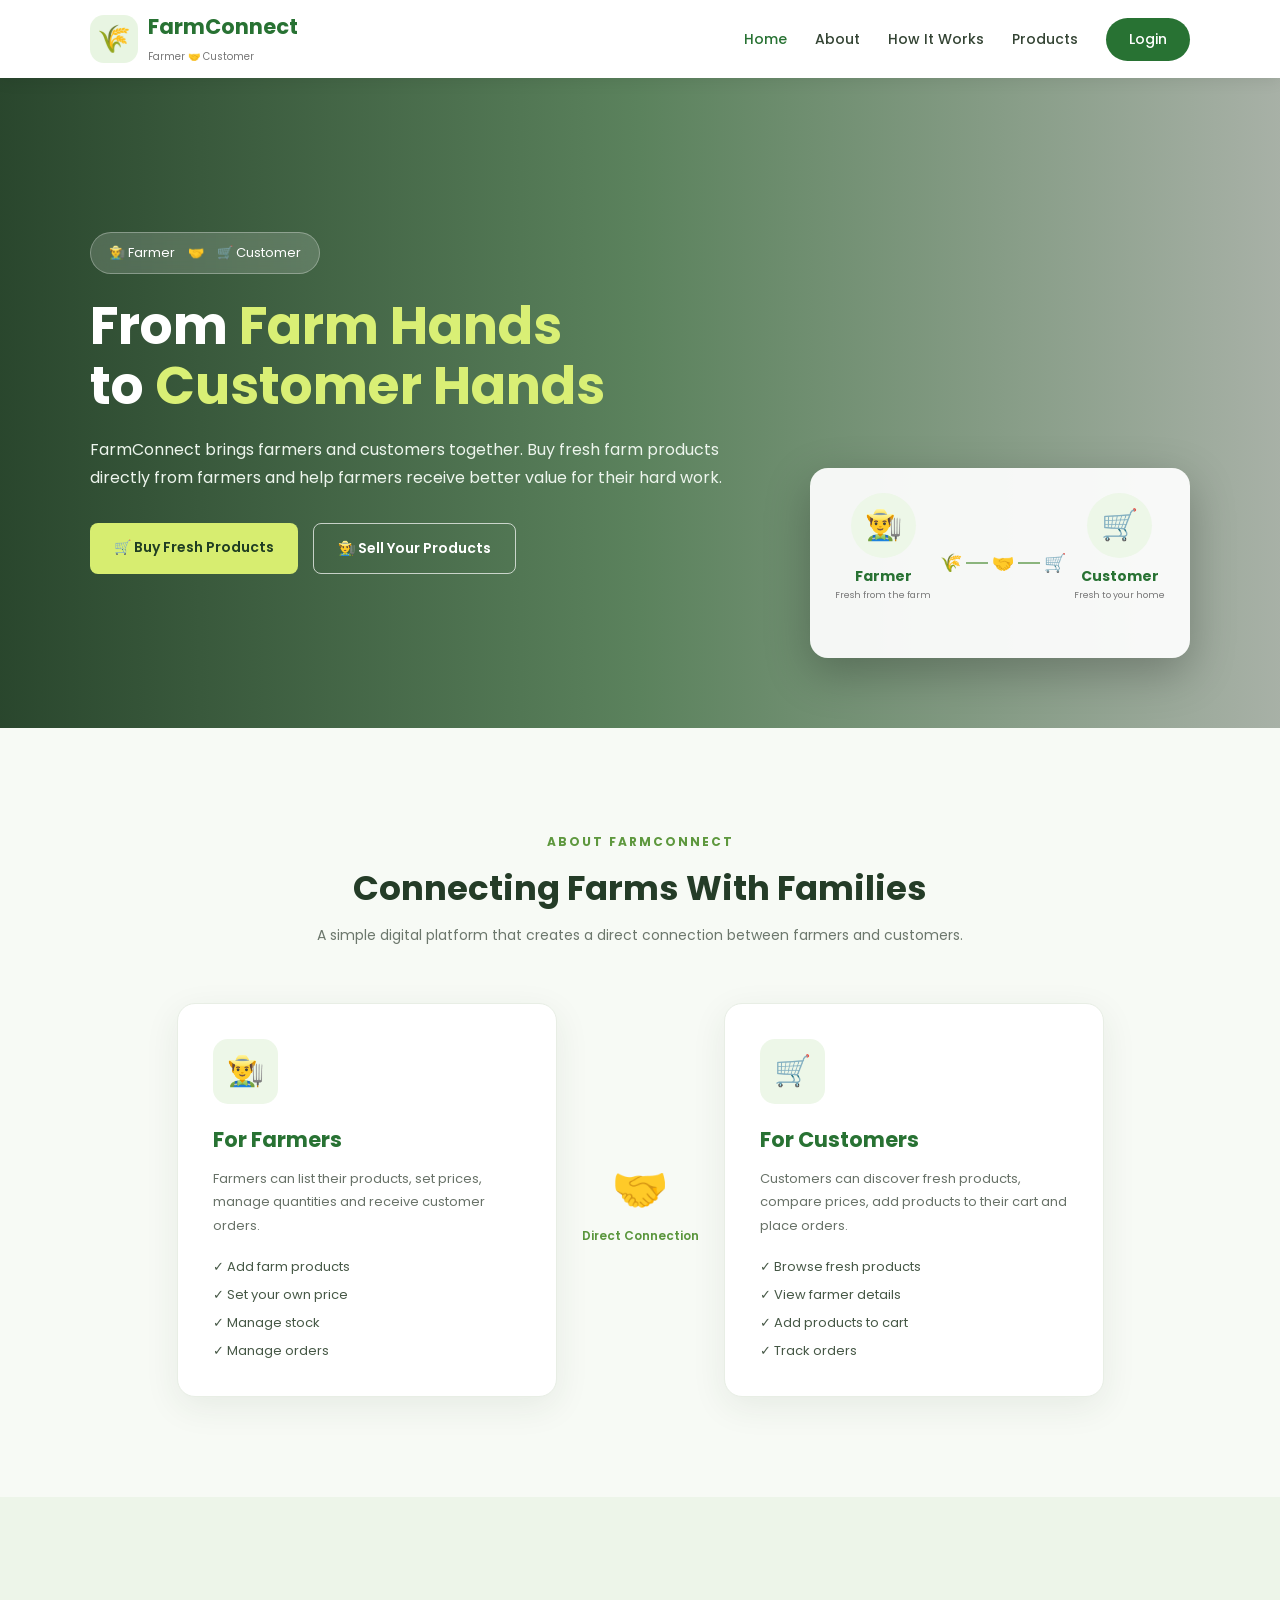
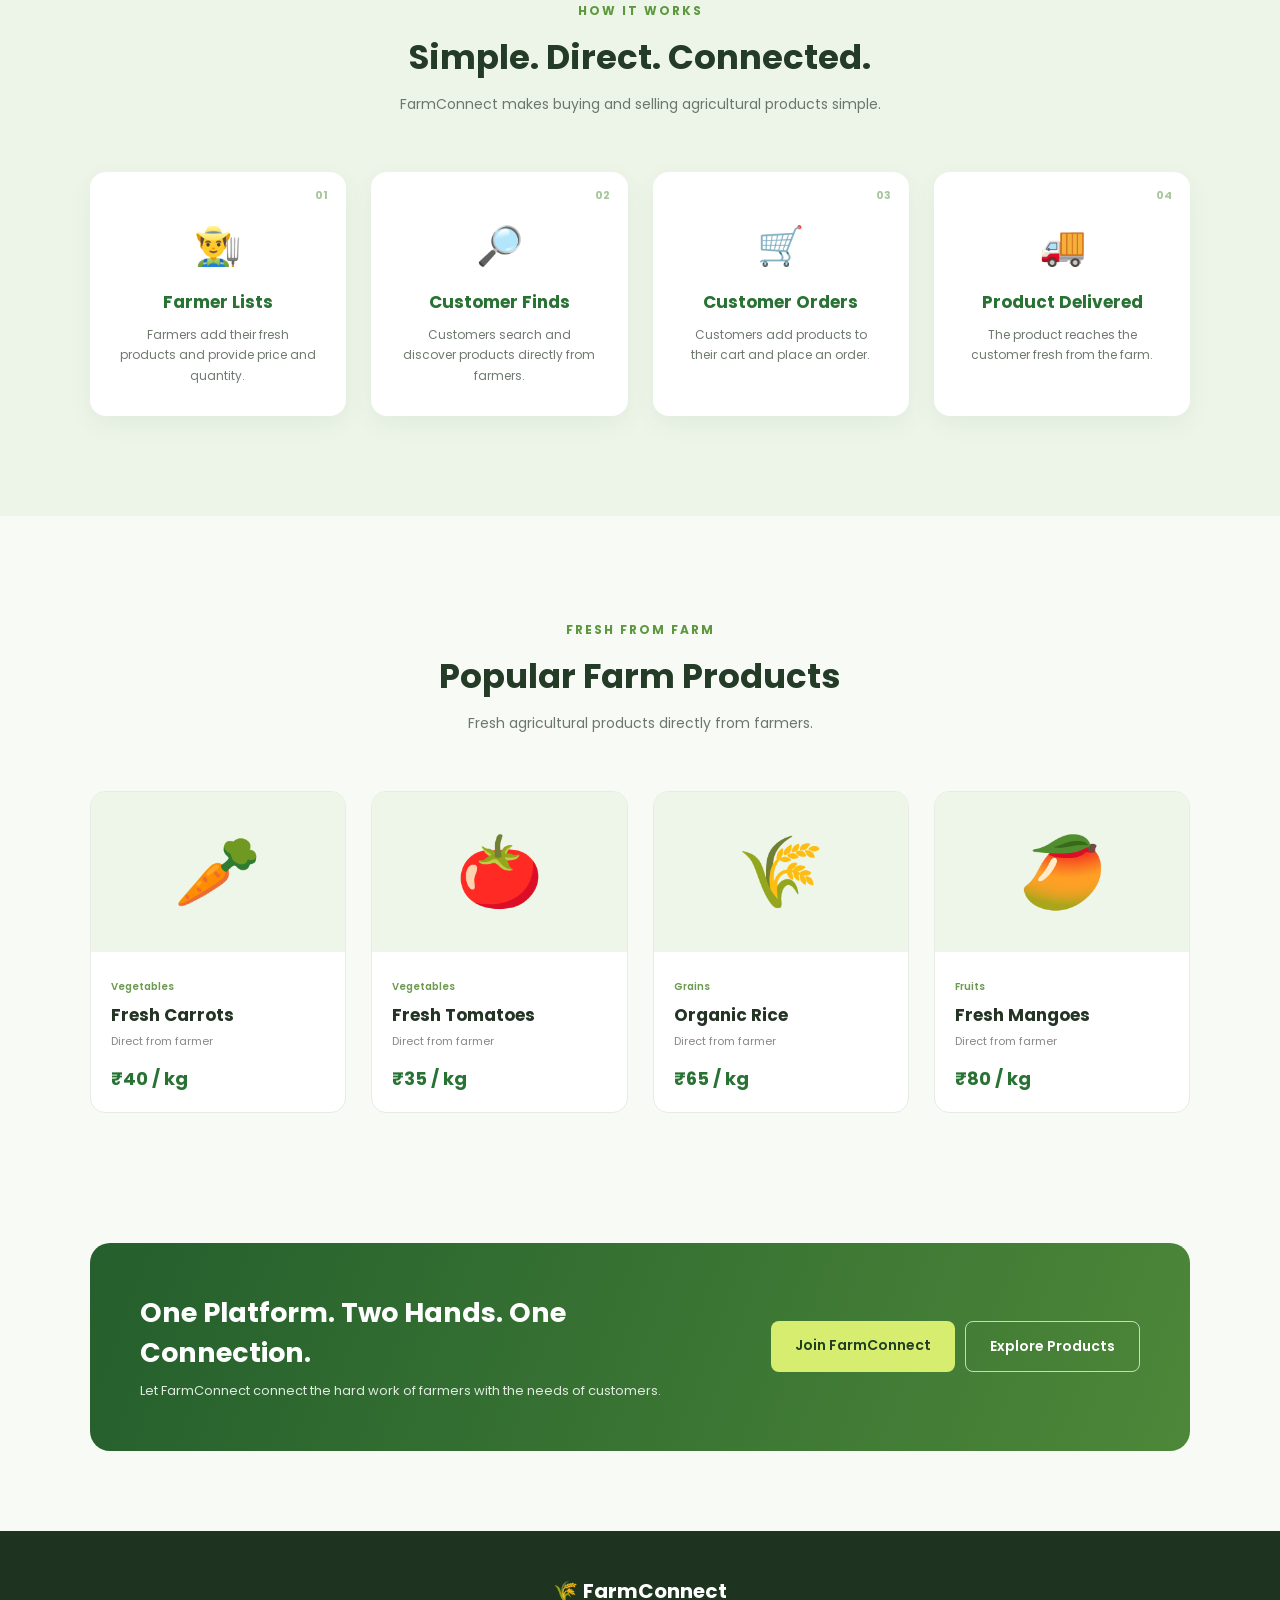
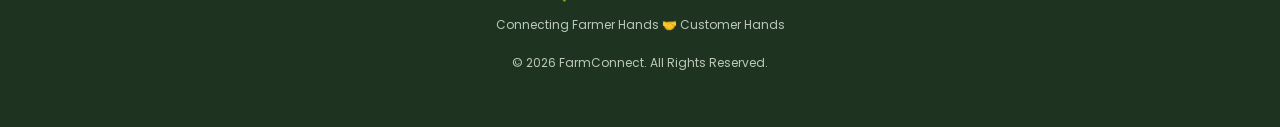
<file: index.html>
<!DOCTYPE html>
<html lang="en">

<head>
    <meta charset="UTF-8">

    <meta name="viewport" content="width=device-width, initial-scale=1.0">

    <title>FarmConnect | Farmer to Customer</title>

    <!-- Google Font -->
    <link rel="preconnect" href="https://fonts.googleapis.com">

    <link rel="preconnect" href="https://fonts.gstatic.com" crossorigin>

    <link href="https://fonts.googleapis.com/css2?family=Poppins:wght@300;400;500;600;700;800&display=swap"
        rel="stylesheet">

    <!-- CSS -->
    <link rel="stylesheet" href="css/style.css">
</head>

<body>

    <!-- ================= NAVBAR ================= -->

    <header class="navbar">

        <div class="logo">

            <div class="logo-icon">
                🌾
            </div>

            <div>
                <h2>FarmConnect</h2>
                <span>Farmer 🤝 Customer</span>
            </div>

        </div>


        <nav>

            <a href="index.html" class="active">Home</a>

            <a href="#about">About</a>

            <a href="#how">How It Works</a>

            <a href="#products">Products</a>

            <a href="login.html" class="login-btn">
                Login
            </a>

        </nav>

    </header>


    <!-- ================= HERO SECTION ================= -->

    <section class="hero">

        <div class="hero-overlay"></div>

        <div class="hero-content">

            <div class="connection-badge">

                👨‍🌾 Farmer

                <span>🤝</span>

                🛒 Customer

            </div>


            <h1>
                From <span>Farm Hands</span>
                <br>
                to <span>Customer Hands</span>
            </h1>


            <p>
                FarmConnect brings farmers and customers together.
                Buy fresh farm products directly from farmers
                and help farmers receive better value for their hard work.
            </p>


            <div class="hero-buttons">

                <a href="products.html" class="primary-btn">
                    🛒 Buy Fresh Products
                </a>

                <a href="register.html" class="secondary-btn">
                    👨‍🌾 Sell Your Products
                </a>

            </div>

        </div>


        <!-- Connection Illustration -->

        <div class="connection-card">

            <div class="person">

                <div class="person-icon">
                    👨‍🌾
                </div>

                <h3>Farmer</h3>

                <p>Fresh from the farm</p>

            </div>


            <div class="connection-line">

                <span>🌾</span>

                <div></div>

                <span>🤝</span>

                <div></div>

                <span>🛒</span>

            </div>


            <div class="person">

                <div class="person-icon">
                    🛒
                </div>

                <h3>Customer</h3>

                <p>Fresh to your home</p>

            </div>

        </div>

    </section>



    <!-- ================= ABOUT ================= -->

    <section class="about" id="about">

        <div class="section-title">

            <span>ABOUT FARMCONNECT</span>

            <h2>Connecting Farms With Families</h2>

            <p>
                A simple digital platform that creates a direct connection
                between farmers and customers.
            </p>

        </div>


        <div class="about-container">

            <div class="about-card">

                <div class="about-icon">
                    👨‍🌾
                </div>

                <h3>For Farmers</h3>

                <p>
                    Farmers can list their products, set prices,
                    manage quantities and receive customer orders.
                </p>

                <ul>

                    <li>✓ Add farm products</li>

                    <li>✓ Set your own price</li>

                    <li>✓ Manage stock</li>

                    <li>✓ Manage orders</li>

                </ul>

            </div>


            <div class="hand-connection">

                <div>🤝</div>

                <span>Direct Connection</span>

            </div>


            <div class="about-card">

                <div class="about-icon">
                    🛒
                </div>

                <h3>For Customers</h3>

                <p>
                    Customers can discover fresh products,
                    compare prices, add products to their cart
                    and place orders.
                </p>

                <ul>

                    <li>✓ Browse fresh products</li>

                    <li>✓ View farmer details</li>

                    <li>✓ Add products to cart</li>

                    <li>✓ Track orders</li>

                </ul>

            </div>

        </div>

    </section>



    <!-- ================= HOW IT WORKS ================= -->

    <section class="how" id="how">

        <div class="section-title">

            <span>HOW IT WORKS</span>

            <h2>Simple. Direct. Connected.</h2>

            <p>
                FarmConnect makes buying and selling agricultural
                products simple.
            </p>

        </div>


        <div class="steps">

            <div class="step">

                <div class="step-number">
                    01
                </div>

                <div class="step-icon">
                    👨‍🌾
                </div>

                <h3>Farmer Lists</h3>

                <p>
                    Farmers add their fresh products
                    and provide price and quantity.
                </p>

            </div>


            <div class="step">

                <div class="step-number">
                    02
                </div>

                <div class="step-icon">
                    🔎
                </div>

                <h3>Customer Finds</h3>

                <p>
                    Customers search and discover
                    products directly from farmers.
                </p>

            </div>


            <div class="step">

                <div class="step-number">
                    03
                </div>

                <div class="step-icon">
                    🛒
                </div>

                <h3>Customer Orders</h3>

                <p>
                    Customers add products to their
                    cart and place an order.
                </p>

            </div>


            <div class="step">

                <div class="step-number">
                    04
                </div>

                <div class="step-icon">
                    🚚
                </div>

                <h3>Product Delivered</h3>

                <p>
                    The product reaches the customer
                    fresh from the farm.
                </p>

            </div>

        </div>

    </section>



    <!-- ================= PRODUCTS PREVIEW ================= -->

    <section class="products-preview" id="products">

        <div class="section-title">

            <span>FRESH FROM FARM</span>

            <h2>Popular Farm Products</h2>

            <p>
                Fresh agricultural products directly from farmers.
            </p>

        </div>


        <div class="product-grid">

            <div class="product-card">

                <div class="product-image">
                    🥕
                </div>

                <div class="product-info">

                    <span>Vegetables</span>

                    <h3>Fresh Carrots</h3>

                    <p>Direct from farmer</p>

                    <div class="price">
                        ₹40 / kg
                    </div>

                </div>

            </div>


            <div class="product-card">

                <div class="product-image">
                    🍅
                </div>

                <div class="product-info">

                    <span>Vegetables</span>

                    <h3>Fresh Tomatoes</h3>

                    <p>Direct from farmer</p>

                    <div class="price">
                        ₹35 / kg
                    </div>

                </div>

            </div>


            <div class="product-card">

                <div class="product-image">
                    🌾
                </div>

                <div class="product-info">

                    <span>Grains</span>

                    <h3>Organic Rice</h3>

                    <p>Direct from farmer</p>

                    <div class="price">
                        ₹65 / kg
                    </div>

                </div>

            </div>


            <div class="product-card">

                <div class="product-image">
                    🥭
                </div>

                <div class="product-info">

                    <span>Fruits</span>

                    <h3>Fresh Mangoes</h3>

                    <p>Direct from farmer</p>

                    <div class="price">
                        ₹80 / kg
                    </div>

                </div>

            </div>

        </div>

    </section>



    <!-- ================= CALL TO ACTION ================= -->

    <section class="cta">

        <div>

            <h2>
                One Platform. Two Hands. One Connection.
            </h2>

            <p>
                Let FarmConnect connect the hard work of farmers
                with the needs of customers.
            </p>

        </div>


        <div class="cta-buttons">

            <a href="register.html" class="primary-btn">
                Join FarmConnect
            </a>

            <a href="products.html" class="secondary-btn">
                Explore Products
            </a>

        </div>

    </section>



    <!-- ================= FOOTER ================= -->

    <footer>

        <div class="footer-logo">

            🌾 <strong>FarmConnect</strong>

        </div>

        <p>
            Connecting Farmer Hands 🤝 Customer Hands
        </p>

        <p class="copyright">
            © 2026 FarmConnect. All Rights Reserved.
        </p>

    </footer>


    <!-- JavaScript -->

    <script src="js/script.js"></script>

</body>

</html>
</file>
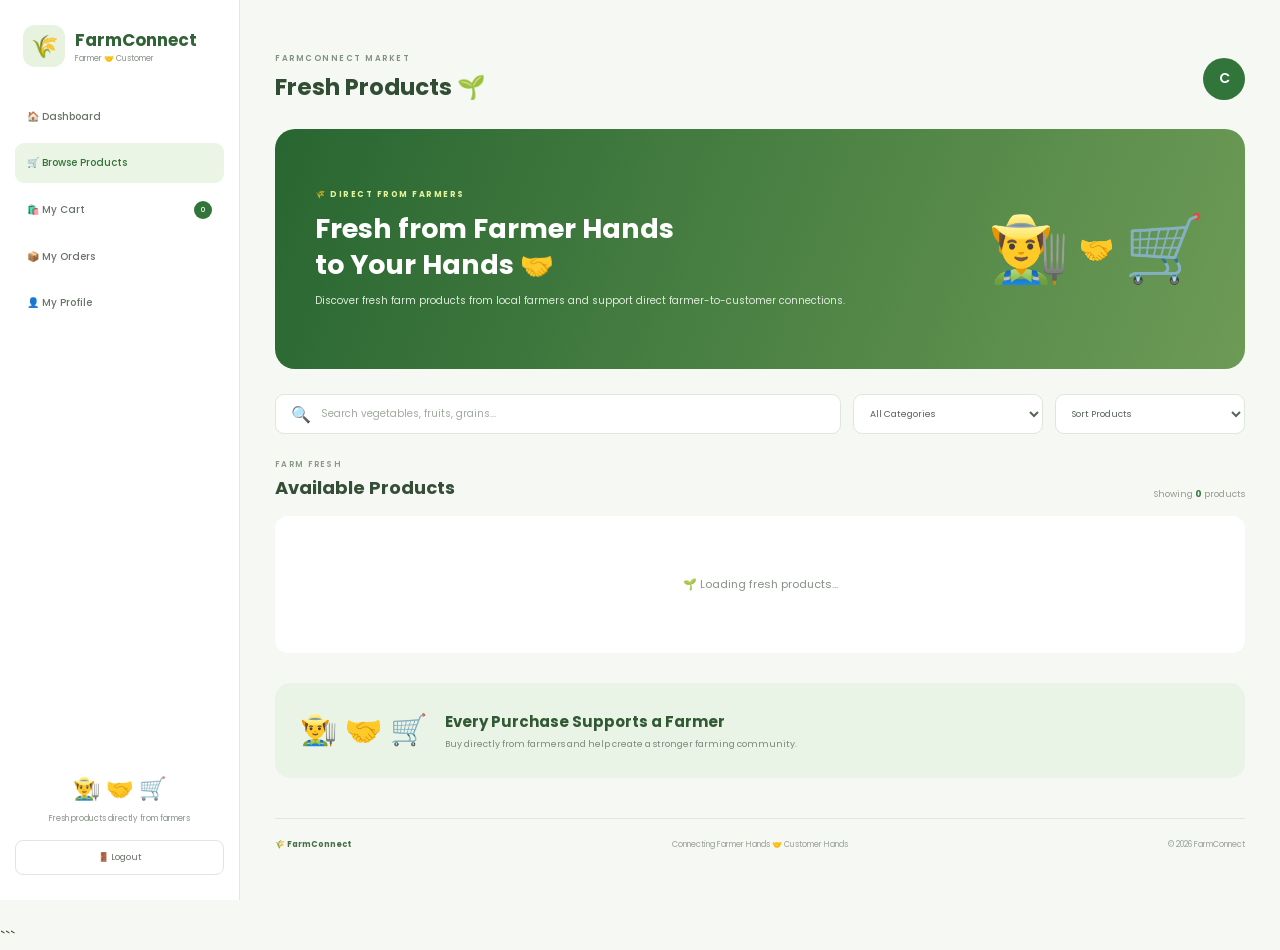
<file: browse-products.html>
```html
<!DOCTYPE html>
<html lang="en">

<head>

    <meta charset="UTF-8">

    <meta name="viewport"
          content="width=device-width, initial-scale=1.0">

    <title>FarmConnect - Browse Products</title>


    <!-- Google Font -->

    <link rel="preconnect"
          href="https://fonts.googleapis.com">

    <link rel="preconnect"
          href="https://fonts.gstatic.com"
          crossorigin>

    <link
        href="https://fonts.googleapis.com/css2?family=Poppins:wght@300;400;500;600;700&display=swap"
        rel="stylesheet">


    <!-- CSS -->

    <link
        rel="stylesheet"
        href="css/browse-products.css">

</head>


<body>


<!-- ==========================================
     SIDEBAR
========================================== -->

<aside class="sidebar">


    <div class="brand">

        <div class="brand-icon">
            🌾
        </div>

        <div>

            <h2>
                FarmConnect
            </h2>

            <span>
                Farmer 🤝 Customer
            </span>

        </div>

    </div>


    <nav>

        <a
            href="customer-dashboard.html"
            class="nav-item">

            🏠
            Dashboard

        </a>


        <a
            href="browse-products.html"
            class="nav-item active">

            🛒
            Browse Products

        </a>


        <a
            href="cart.html"
            class="nav-item">

            🛍️
            My Cart

            <span
                id="cartCount"
                class="cart-count">

                0

            </span>

        </a>


        <a
            href="my-orders.html"
            class="nav-item">

            📦
            My Orders

        </a>


        <a
            href="profile.html"
            class="nav-item">

            👤
            My Profile

        </a>

    </nav>


    <div class="sidebar-bottom">

        <div class="connection-mini">
            👨‍🌾 🤝 🛒
        </div>

        <p>
            Fresh products directly from farmers
        </p>


        <button
            id="logoutBtn"
            class="logout-btn">

            🚪 Logout

        </button>

    </div>

</aside>



<!-- ==========================================
     MAIN CONTENT
========================================== -->

<main class="main-content">


    <!-- TOP BAR -->

    <header class="topbar">

        <div>

            <p class="small-title">
                FARMCONNECT MARKET
            </p>

            <h1>
                Fresh Products 🌱
            </h1>

        </div>


        <div
            id="userInitial"
            class="user-avatar">

            C

        </div>

    </header>



    <!-- ======================================
         HERO
    ======================================= -->

    <section class="market-hero">

        <div class="hero-text">

            <span>
                🌾 DIRECT FROM FARMERS
            </span>

            <h2>
                Fresh from Farmer Hands
                <br>
                to Your Hands 🤝
            </h2>

            <p>
                Discover fresh farm products from
                local farmers and support direct
                farmer-to-customer connections.
            </p>

        </div>


        <div class="hero-visual">

            👨‍🌾

            <strong>
                🤝
            </strong>

            🛒

        </div>

    </section>



    <!-- ======================================
         SEARCH AND FILTER
    ======================================= -->

    <section class="filter-section">


        <div class="search-box">

            <span>
                🔍
            </span>

            <input
                type="text"
                id="searchInput"
                placeholder="Search vegetables, fruits, grains...">

        </div>


        <select id="categoryFilter">

            <option value="all">
                All Categories
            </option>

        </select>


        <select id="sortFilter">

            <option value="default">
                Sort Products
            </option>

            <option value="low">
                Price: Low to High
            </option>

            <option value="high">
                Price: High to Low
            </option>

            <option value="name">
                Name: A to Z
            </option>

        </select>

    </section>



    <!-- ======================================
         PRODUCT INFORMATION
    ======================================= -->

    <section class="products-header">

        <div>

            <span>
                FARM FRESH
            </span>

            <h2>
                Available Products
            </h2>

        </div>


        <p>

            Showing
            <strong id="resultCount">0</strong>
            products

        </p>

    </section>



    <!-- ======================================
         PRODUCT GRID
    ======================================= -->

    <section
        id="productGrid"
        class="product-grid">

        <div class="loading">

            🌱 Loading fresh products...

        </div>

    </section>



    <!-- ======================================
         CONNECTION BANNER
    ======================================= -->

    <section class="connection-banner">

        <div class="connection-icon">

            👨‍🌾 🤝 🛒

        </div>


        <div>

            <h2>
                Every Purchase Supports a Farmer
            </h2>

            <p>
                Buy directly from farmers and
                help create a stronger farming community.
            </p>

        </div>

    </section>



    <!-- FOOTER -->

    <footer>

        <strong>
            🌾 FarmConnect
        </strong>

        <span>
            Connecting Farmer Hands 🤝 Customer Hands
        </span>

        <span>
            © 2026 FarmConnect
        </span>

    </footer>


</main>



<!-- JAVASCRIPT -->

<script
    type="module"
    src="js/browse-products.js">
</script>


</body>

</html>
```
</file>
<file: css/style.css>
* {
    margin: 0;
    padding: 0;
    box-sizing: border-box;
}


html {
    scroll-behavior: smooth;
}


body {
    font-family: 'Poppins', sans-serif;
    background: #f7faf5;
    color: #243424;
}


/* ================= NAVBAR ================= */

.navbar {
    height: 78px;
    background: rgba(255, 255, 255, 0.97);

    display: flex;
    align-items: center;
    justify-content: space-between;

    padding: 0 7%;

    position: sticky;
    top: 0;
    z-index: 1000;

    box-shadow: 0 3px 15px rgba(0, 0, 0, 0.08);
}


.logo {
    display: flex;
    align-items: center;
    gap: 10px;
}


.logo-icon {
    width: 48px;
    height: 48px;

    display: flex;
    align-items: center;
    justify-content: center;

    background: #e8f5e2;

    border-radius: 14px;

    font-size: 27px;
}


.logo h2 {
    color: #287233;
    font-size: 21px;
}


.logo span {
    font-size: 10px;
    color: #777;
}


nav {
    display: flex;
    align-items: center;
    gap: 28px;
}


nav a {
    text-decoration: none;
    color: #344434;

    font-size: 14px;
    font-weight: 500;

    transition: 0.3s;
}


nav a:hover,
nav a.active {
    color: #287233;
}


.login-btn {
    background: #287233;
    color: white !important;

    padding: 11px 23px;

    border-radius: 25px;
}


/* ================= HERO ================= */

.hero {
    min-height: 650px;

    position: relative;

    display: flex;
    align-items: center;

    padding: 80px 7%;

    overflow: hidden;

    background:
        linear-gradient(
            90deg,
            rgba(24, 55, 28, 0.92),
            rgba(39, 90, 42, 0.75),
            rgba(20, 40, 20, 0.35)
        ),
        url("https://images.unsplash.com/photo-1500382017468-9049fed747ef?auto=format&fit=crop&w=1800&q=85");

    background-size: cover;
    background-position: center;
}


.hero-content {
    max-width: 650px;

    color: white;

    position: relative;
    z-index: 2;
}


.connection-badge {
    display: inline-flex;
    align-items: center;
    gap: 13px;

    padding: 10px 18px;

    background: rgba(255, 255, 255, 0.16);

    border: 1px solid rgba(255, 255, 255, 0.3);

    border-radius: 30px;

    font-size: 13px;

    backdrop-filter: blur(8px);

    margin-bottom: 22px;
}


.hero h1 {
    font-size: 52px;
    line-height: 1.15;

    margin-bottom: 20px;
}


.hero h1 span {
    color: #d9ef75;
}


.hero p {
    font-size: 16px;

    line-height: 1.8;

    color: #edf5ed;

    margin-bottom: 30px;
}


.hero-buttons {
    display: flex;
    gap: 15px;
    flex-wrap: wrap;
}


.primary-btn,
.secondary-btn {
    display: inline-block;

    padding: 14px 24px;

    border-radius: 8px;

    text-decoration: none;

    font-size: 14px;

    font-weight: 600;

    transition: 0.3s;
}


.primary-btn {
    background: #d7ed70;
    color: #203e23;
}


.primary-btn:hover {
    transform: translateY(-3px);
}


.secondary-btn {
    border: 1px solid rgba(255, 255, 255, 0.7);
    color: white;
}


.secondary-btn:hover {
    background: white;
    color: #287233;
}


/* ================= CONNECTION CARD ================= */

.connection-card {
    position: absolute;

    right: 7%;

    bottom: 70px;

    width: 380px;

    padding: 25px;

    display: flex;
    align-items: center;
    justify-content: space-between;

    background: rgba(255, 255, 255, 0.93);

    border-radius: 18px;

    box-shadow: 0 15px 45px rgba(0, 0, 0, 0.25);

    z-index: 3;
}


.person {
    text-align: center;
}


.person-icon {
    width: 65px;
    height: 65px;

    display: flex;
    align-items: center;
    justify-content: center;

    background: #edf7e8;

    border-radius: 50%;

    font-size: 30px;

    margin: auto;
}


.person h3 {
    margin-top: 8px;
    color: #287233;
    font-size: 14px;
}


.person p {
    font-size: 9px;
    color: #777;
}


.connection-line {
    display: flex;
    align-items: center;
    gap: 4px;

    color: #287233;
}


.connection-line div {
    width: 22px;
    height: 2px;
    background: #8bb57d;
}


.connection-line span {
    font-size: 18px;
}


/* ================= SECTION TITLE ================= */

.section-title {
    text-align: center;
    max-width: 650px;

    margin: auto;

    margin-bottom: 55px;
}


.section-title span {
    color: #5e983e;

    font-size: 12px;

    font-weight: 700;

    letter-spacing: 2px;
}


.section-title h2 {
    font-size: 34px;

    margin: 10px 0;

    color: #243c27;
}


.section-title p {
    color: #6c776c;

    font-size: 14px;

    line-height: 1.7;
}


/* ================= ABOUT ================= */

.about {
    padding: 100px 7%;
}


.about-container {
    display: flex;
    align-items: center;
    justify-content: center;

    gap: 25px;
}


.about-card {
    width: 380px;

    padding: 35px;

    background: white;

    border-radius: 18px;

    box-shadow: 0 10px 35px rgba(36, 70, 35, 0.08);

    border: 1px solid #e8eee5;
}


.about-icon {
    width: 65px;
    height: 65px;

    display: flex;
    align-items: center;
    justify-content: center;

    background: #edf7e8;

    border-radius: 15px;

    font-size: 30px;

    margin-bottom: 20px;
}


.about-card h3 {
    font-size: 21px;

    color: #287233;

    margin-bottom: 12px;
}


.about-card p {
    color: #687268;

    font-size: 13px;

    line-height: 1.8;

    margin-bottom: 20px;
}


.about-card ul {
    list-style: none;

    display: flex;
    flex-direction: column;

    gap: 8px;

    font-size: 13px;

    color: #465846;
}


.hand-connection {
    text-align: center;

    color: #5a963d;

    font-weight: 600;

    font-size: 12px;
}


.hand-connection div {
    font-size: 45px;
    margin-bottom: 5px;
}


/* ================= HOW ================= */

.how {
    padding: 100px 7%;

    background: #edf5e9;
}


.steps {
    display: grid;

    grid-template-columns:
        repeat(4, 1fr);

    gap: 25px;
}


.step {
    background: white;

    padding: 30px;

    border-radius: 16px;

    position: relative;

    text-align: center;

    box-shadow:
        0 8px 25px rgba(40, 80, 35, 0.06);
}


.step-number {
    position: absolute;

    top: 15px;
    right: 18px;

    color: #a8c59c;

    font-size: 11px;

    font-weight: 700;
}


.step-icon {
    font-size: 38px;

    margin: 15px 0;
}


.step h3 {
    color: #287233;

    font-size: 17px;

    margin-bottom: 10px;
}


.step p {
    color: #707970;

    font-size: 12px;

    line-height: 1.7;
}


/* ================= PRODUCTS ================= */

.products-preview {
    padding: 100px 7%;
}


.product-grid {
    display: grid;

    grid-template-columns:
        repeat(4, 1fr);

    gap: 25px;
}


.product-card {
    background: white;

    border-radius: 15px;

    overflow: hidden;

    border: 1px solid #e6ece3;

    transition: 0.3s;
}


.product-card:hover {
    transform: translateY(-7px);

    box-shadow:
        0 15px 35px rgba(40, 90, 40, 0.12);
}


.product-image {
    height: 160px;

    display: flex;
    align-items: center;
    justify-content: center;

    background: #edf6e9;

    font-size: 70px;
}


.product-info {
    padding: 20px;
}


.product-info span {
    font-size: 10px;

    color: #6b9a50;

    font-weight: 600;
}


.product-info h3 {
    font-size: 17px;

    margin: 5px 0;
}


.product-info p {
    font-size: 11px;

    color: #888;
}


.price {
    margin-top: 15px;

    color: #287233;

    font-size: 18px;

    font-weight: 700;
}


/* ================= CTA ================= */

.cta {
    margin: 30px 7% 80px;

    padding: 50px;

    border-radius: 20px;

    background:
        linear-gradient(
            110deg,
            #245f2d,
            #4d8739
        );

    color: white;

    display: flex;

    align-items: center;

    justify-content: space-between;

    gap: 30px;
}


.cta h2 {
    font-size: 27px;

    margin-bottom: 8px;
}


.cta p {
    font-size: 13px;

    color: #e0eadf;
}


.cta-buttons {
    display: flex;

    gap: 10px;

    flex-shrink: 0;
}


/* ================= FOOTER ================= */

footer {
    background: #1e3320;

    color: white;

    padding: 45px 7%;

    text-align: center;
}


.footer-logo {
    font-size: 20px;

    margin-bottom: 10px;
}


footer p {
    color: #bdc8bc;

    font-size: 12px;

    margin-bottom: 10px;
}


.copyright {
    margin-top: 20px;
}


/* ================= RESPONSIVE ================= */

@media (max-width: 1000px) {

    .connection-card {
        display: none;
    }


    .hero h1 {
        font-size: 43px;
    }


    .product-grid {
        grid-template-columns:
            repeat(2, 1fr);
    }


    .steps {
        grid-template-columns:
            repeat(2, 1fr);
    }

}


@media (max-width: 700px) {

    .navbar {
        height: auto;

        padding: 15px 5%;

        flex-direction: column;

        gap: 15px;
    }


    nav {
        gap: 13px;

        flex-wrap: wrap;

        justify-content: center;
    }


    nav a {
        font-size: 12px;
    }


    .hero {
        padding: 70px 6%;

        min-height: 600px;
    }


    .hero h1 {
        font-size: 36px;
    }


    .hero p {
        font-size: 13px;
    }


    .about-container {
        flex-direction: column;
    }


    .about-card {
        width: 100%;
    }


    .hand-connection {
        transform: rotate(90deg);
    }


    .steps {
        grid-template-columns: 1fr;
    }


    .product-grid {
        grid-template-columns: 1fr;
    }


    .cta {
        flex-direction: column;

        text-align: center;

        padding: 35px 20px;
    }


    .cta-buttons {
        flex-direction: column;
    }

}
</file>
<file: css/browse-products.css>
/* ==========================================
   FARMCONNECT - BROWSE PRODUCTS
========================================== */

* {
    margin: 0;
    padding: 0;
    box-sizing: border-box;
}


body {
    font-family: "Poppins", sans-serif;
    background: #f5f8f3;
    color: #354735;
}


/* ==========================================
   SIDEBAR
========================================== */

.sidebar {
    position: fixed;
    left: 0;
    top: 0;
    width: 240px;
    height: 100vh;
    background: #ffffff;
    border-right: 1px solid #e1e8de;
    padding: 25px 15px;
    display: flex;
    flex-direction: column;
    z-index: 100;
}


.brand {
    display: flex;
    align-items: center;
    gap: 10px;
    padding: 0 8px 30px;
}


.brand-icon {
    width: 42px;
    height: 42px;
    background: #e8f3df;
    border-radius: 12px;
    display: flex;
    align-items: center;
    justify-content: center;
    font-size: 22px;
}


.brand h2 {
    color: #326337;
    font-size: 17px;
}


.brand span {
    color: #899489;
    font-size: 8px;
}


.sidebar nav {
    display: flex;
    flex-direction: column;
    gap: 6px;
}


.nav-item {
    display: flex;
    align-items: center;
    gap: 10px;
    padding: 12px;
    border-radius: 9px;
    color: #697469;
    text-decoration: none;
    font-size: 10px;
    font-weight: 500;
}


.nav-item:hover,
.nav-item.active {
    background: #eaf5e5;
    color: #32753a;
}


.cart-count {
    margin-left: auto;
    min-width: 18px;
    height: 18px;
    background: #32753a;
    color: white;
    border-radius: 20px;
    display: flex;
    align-items: center;
    justify-content: center;
    font-size: 7px;
}


.sidebar-bottom {
    margin-top: auto;
    text-align: center;
}


.connection-mini {
    font-size: 22px;
}


.sidebar-bottom p {
    color: #899389;
    font-size: 8px;
    margin: 8px 0 15px;
}


.logout-btn {
    width: 100%;
    padding: 10px;
    border: 1px solid #dfe7dc;
    background: white;
    color: #697469;
    border-radius: 8px;
    font-family: inherit;
    font-size: 9px;
    cursor: pointer;
}


.logout-btn:hover {
    background: #f0f6ed;
}


/* ==========================================
   MAIN
========================================== */

.main-content {
    margin-left: 240px;
    min-height: 100vh;
    padding: 28px 35px;
}


/* ==========================================
   TOP BAR
========================================== */

.topbar {
    display: flex;
    justify-content: space-between;
    align-items: center;
    margin-bottom: 25px;
}


.small-title {
    color: #7f927e;
    font-size: 8px;
    letter-spacing: 1.5px;
    font-weight: 600;
}


.topbar h1 {
    color: #314d34;
    font-size: 23px;
    margin-top: 5px;
}


.user-avatar {
    width: 42px;
    height: 42px;
    background: #32753a;
    color: white;
    border-radius: 50%;
    display: flex;
    justify-content: center;
    align-items: center;
    font-size: 14px;
    font-weight: 600;
}


/* ==========================================
   HERO
========================================== */

.market-hero {
    min-height: 240px;
    padding: 35px 40px;
    border-radius: 20px;
    background: linear-gradient(
        110deg,
        #286631,
        #6d9b56
    );
    color: white;
    display: flex;
    justify-content: space-between;
    align-items: center;
    overflow: hidden;
}


.hero-text span {
    color: #e4f49d;
    font-size: 8px;
    letter-spacing: 1.5px;
    font-weight: 700;
}


.hero-text h2 {
    font-size: 27px;
    line-height: 1.35;
    margin: 10px 0;
}


.hero-text p {
    max-width: 550px;
    color: #dcebd9;
    font-size: 10px;
}


.hero-visual {
    font-size: 65px;
    display: flex;
    align-items: center;
    gap: 10px;
}


.hero-visual strong {
    font-size: 28px;
}


/* ==========================================
   FILTER
========================================== */

.filter-section {
    display: grid;
    grid-template-columns: 1fr 190px 190px;
    gap: 12px;
    margin: 25px 0;
}


.search-box {
    background: white;
    border: 1px solid #dfe7dc;
    border-radius: 9px;
    padding: 0 15px;
    display: flex;
    align-items: center;
    gap: 10px;
}


.search-box input {
    width: 100%;
    border: none;
    outline: none;
    font-family: inherit;
    font-size: 10px;
    color: #435343;
}


.search-box input::placeholder {
    color: #a1aaa0;
}


.filter-section select {
    background: white;
    border: 1px solid #dfe7dc;
    border-radius: 9px;
    padding: 12px;
    outline: none;
    font-family: inherit;
    color: #596459;
    font-size: 9px;
    cursor: pointer;
}


/* ==========================================
   PRODUCT HEADER
========================================== */

.products-header {
    display: flex;
    justify-content: space-between;
    align-items: end;
    margin-bottom: 15px;
}


.products-header span {
    color: #8a9987;
    font-size: 8px;
    letter-spacing: 1.3px;
    font-weight: 600;
}


.products-header h2 {
    color: #354e38;
    font-size: 18px;
    margin-top: 3px;
}


.products-header p {
    color: #929b91;
    font-size: 9px;
}


.products-header strong {
    color: #32753a;
}


/* ==========================================
   PRODUCT GRID
========================================== */

.product-grid {
    display: grid;
    grid-template-columns: repeat(3, 1fr);
    gap: 18px;
}


/* ==========================================
   PRODUCT CARD
========================================== */

.product-card {
    background: white;
    border: 1px solid #e1e8de;
    border-radius: 14px;
    overflow: hidden;
    transition: 0.25s;
}


.product-card:hover {
    transform: translateY(-4px);
    box-shadow: 0 10px 30px rgba(40, 90, 45, 0.10);
}


.product-image {
    height: 175px;
    background: #edf5e9;
    position: relative;
    overflow: hidden;
}


.product-image img {
    width: 100%;
    height: 100%;
    object-fit: cover;
}


.product-placeholder {
    width: 100%;
    height: 100%;
    display: flex;
    align-items: center;
    justify-content: center;
    font-size: 60px;
}


.category-tag {
    position: absolute;
    left: 10px;
    top: 10px;
    background: white;
    color: #32753a;
    padding: 5px 9px;
    border-radius: 6px;
    font-size: 7px;
    font-weight: 600;
}


.product-info {
    padding: 16px;
}


.product-info h3 {
    color: #354b37;
    font-size: 14px;
}


.farmer-name {
    color: #718070;
    font-size: 8px;
    margin-top: 5px;
}


.location {
    color: #929b91;
    font-size: 8px;
    margin-top: 5px;
}


.product-bottom {
    display: flex;
    align-items: center;
    justify-content: space-between;
    margin-top: 14px;
}


.price strong {
    color: #32753a;
    font-size: 16px;
}


.price span {
    color: #929a91;
    font-size: 8px;
}


.view-btn {
    border: none;
    background: #32753a;
    color: white;
    padding: 8px 13px;
    border-radius: 7px;
    font-family: inherit;
    font-size: 8px;
    cursor: pointer;
}


.view-btn:hover {
    background: #245b2b;
}


/* ==========================================
   LOADING
========================================== */

.loading {
    grid-column: 1 / -1;
    background: white;
    border-radius: 13px;
    padding: 60px;
    text-align: center;
    color: #879287;
    font-size: 11px;
}


/* ==========================================
   EMPTY
========================================== */

.empty-state {
    grid-column: 1 / -1;
    background: white;
    border-radius: 13px;
    padding: 60px;
    text-align: center;
}


.empty-state .icon {
    font-size: 45px;
}


.empty-state h3 {
    color: #4d5e4e;
    margin: 10px 0 5px;
    font-size: 15px;
}


.empty-state p {
    color: #929a91;
    font-size: 9px;
}


/* ==========================================
   CONNECTION
========================================== */

.connection-banner {
    margin-top: 30px;
    padding: 25px;
    background: #eaf4e6;
    border-radius: 15px;
    display: flex;
    align-items: center;
    gap: 18px;
}


.connection-icon {
    font-size: 30px;
}


.connection-banner h2 {
    color: #315934;
    font-size: 15px;
}


.connection-banner p {
    color: #7c877c;
    font-size: 9px;
    margin-top: 5px;
}


/* ==========================================
   FOOTER
========================================== */

footer {
    margin-top: 40px;
    padding: 20px 0;
    border-top: 1px solid #e0e7dd;
    display: flex;
    justify-content: space-between;
    color: #9aa39a;
    font-size: 8px;
}


footer strong {
    color: #477048;
}


/* ==========================================
   TABLET
========================================== */

@media (max-width: 1000px) {

    .sidebar {
        width: 200px;
    }

    .main-content {
        margin-left: 200px;
    }

    .product-grid {
        grid-template-columns: repeat(2, 1fr);
    }

    .filter-section {
        grid-template-columns: 1fr 1fr;
    }

    .search-box {
        grid-column: 1 / -1;
    }

}


/* ==========================================
   MOBILE
========================================== */

@media (max-width: 700px) {

    .sidebar {
        position: relative;
        width: 100%;
        height: auto;
    }

    .sidebar nav {
        flex-direction: row;
        overflow-x: auto;
    }

    .sidebar-bottom {
        display: none;
    }

    .main-content {
        margin-left: 0;
        padding: 20px 15px;
    }

    .market-hero {
        padding: 25px;
    }

    .hero-text h2 {
        font-size: 21px;
    }

    .hero-visual {
        display: none;
    }

    .filter-section {
        grid-template-columns: 1fr;
    }

    .search-box {
        grid-column: auto;
        min-height: 45px;
    }

    .products-header {
        align-items: start;
        gap: 10px;
        flex-direction: column;
    }

    .product-grid {
        grid-template-columns: 1fr;
    }

    footer {
        flex-direction: column;
        gap: 8px;
    }

}
</file>
